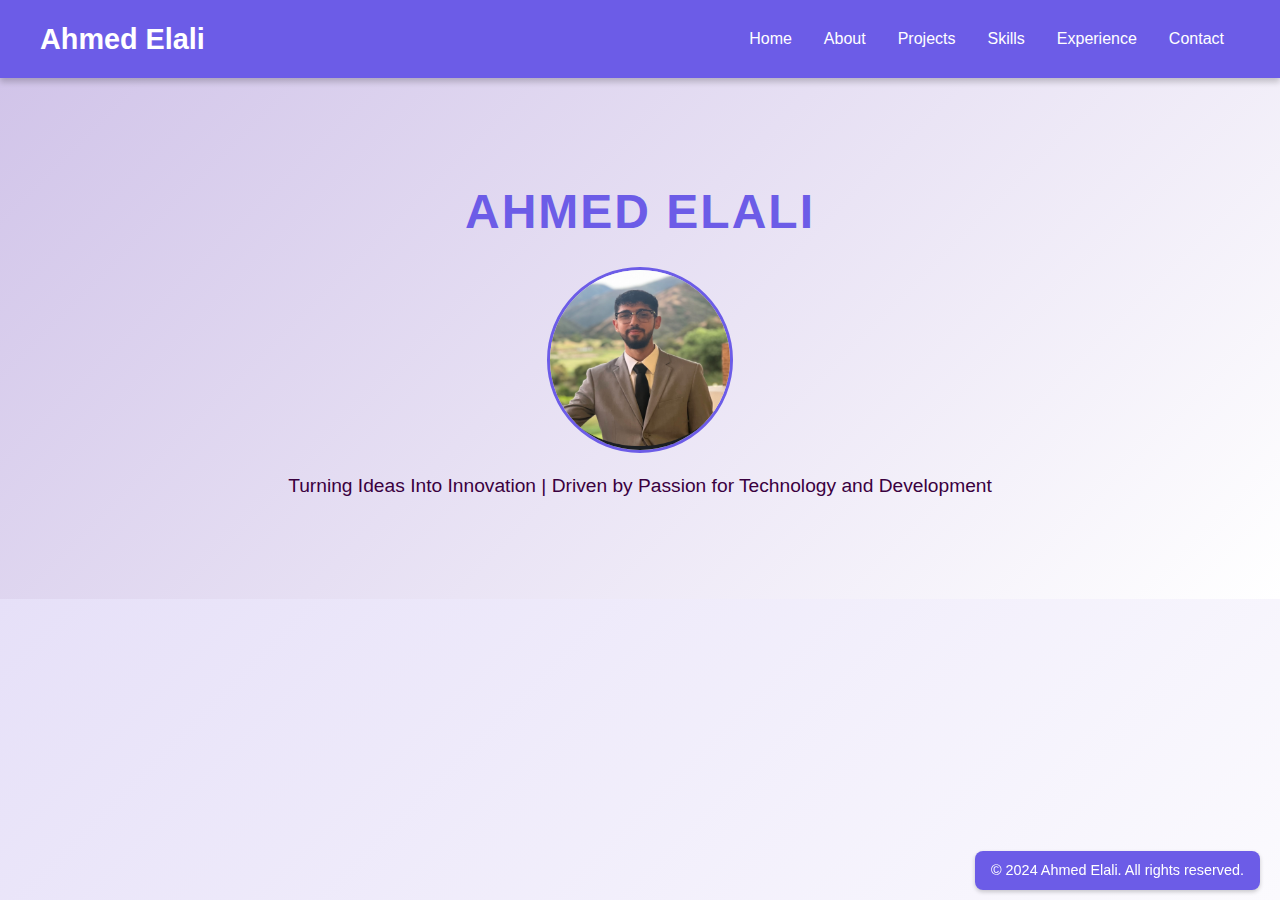
<file: index.html>
<!DOCTYPE html>
<html lang="en">
<head>
    <meta charset="UTF-8">
    <meta name="viewport" content="width=device-width, initial-scale=1.0">
    <title>Ahmed Elali Portfolio</title>
    <link rel="stylesheet" href="styles.css">
 
</head>
<body>
    <!-- Navigation Bar -->
    <nav>
        <div class="container">
            <h1>Ahmed Elali</h1>
            <ul>
                <li><a href="index.html">Home</a></li>
                <li><a href="about.html">About</a></li>
                <li><a href="projects.html">Projects</a></li>
                <li><a href="skills.html">Skills</a></li>
                <li><a href="experience.html">Experience</a></li>
                <li><a href="contact.html">Contact</a></li>
            </ul>
        </div>
    </nav>

    <!-- Home Section -->
    <section id="home">
        <div class="container">
            <div class="intro">
                <h2>Ahmed Elali</h2>
                <img src="pic.png" class="avatar">
                <p>Turning Ideas Into Innovation | Driven by Passion for Technology and Development</p>
            </div>
        </div>
    </section>

    <!-- Footer -->
    <footer>
        <p>&copy; 2024 Ahmed Elali. All rights reserved.</p>
    </footer>
</body>
</html>
</file>
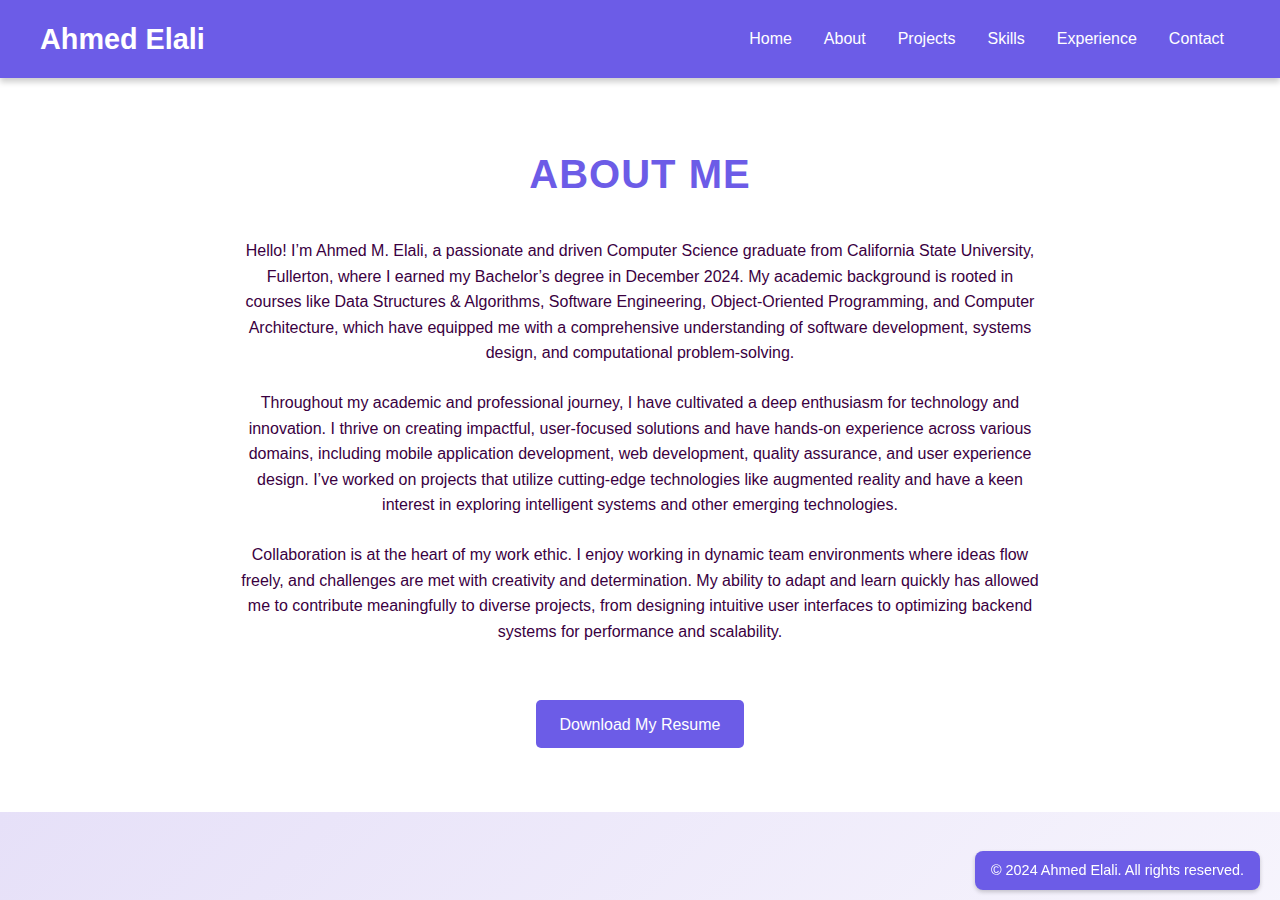
<file: about.html>
<!DOCTYPE html>
<html lang="en">
<head>
    <meta charset="UTF-8">
    <meta name="viewport" content="width=device-width, initial-scale=1.0">
    <title>About Ahmed Elali</title>
    <link rel="stylesheet" href="styles.css">
</head>
<body>
    <!-- Navigation Bar -->
    <nav>
        <div class="container">
            <h1>Ahmed Elali</h1>
            <ul>
                <li><a href="index.html">Home</a></li>
                <li><a href="about.html">About</a></li>
                <li><a href="projects.html">Projects</a></li>
                <li><a href="skills.html">Skills</a></li>
                <li><a href="experience.html">Experience</a></li>
                <li><a href="contact.html">Contact</a></li>
            </ul>
        </div>
    </nav>

    <!-- About Section -->
    <section id="about">
        <div class="container">
            <h2>About Me</h2>
            <div class="about-content">
                <p style="margin-bottom: 1.5rem;">
                    Hello! I’m Ahmed M. Elali, a passionate and driven Computer Science graduate from California State University, Fullerton, where I earned my Bachelor’s degree in December 2024. My academic background is rooted in courses like Data Structures & Algorithms, Software Engineering, Object-Oriented Programming, and Computer Architecture, which have equipped me with a comprehensive understanding of software development, systems design, and computational problem-solving.
                    <p style="margin-bottom: 1.5rem;"></p>
                    Throughout my academic and professional journey, I have cultivated a deep enthusiasm for technology and innovation. I thrive on creating impactful, user-focused solutions and have hands-on experience across various domains, including mobile application development, web development, quality assurance, and user experience design. I’ve worked on projects that utilize cutting-edge technologies like augmented reality and have a keen interest in exploring intelligent systems and other emerging technologies.
                    <p style="margin-bottom: 1.5rem;"></p>
                    Collaboration is at the heart of my work ethic. I enjoy working in dynamic team environments where ideas flow freely, and challenges are met with creativity and determination. My ability to adapt and learn quickly has allowed me to contribute meaningfully to diverse projects, from designing intuitive user interfaces to optimizing backend systems for performance and scalability.
                </p>
                <div style="text-align: center; margin-top: 2rem;">
                    <a href="Ahmed's Resume(SE7).pdf" download="Ahmed_Elali_Resume" class="btn">Download My Resume</a>
                </div>
            </div>
        </div>
    </section>

    <!-- Footer -->
    <footer>
        <p>&copy; 2024 Ahmed Elali. All rights reserved.</p>
    </footer>
</body>
</html>
</file>
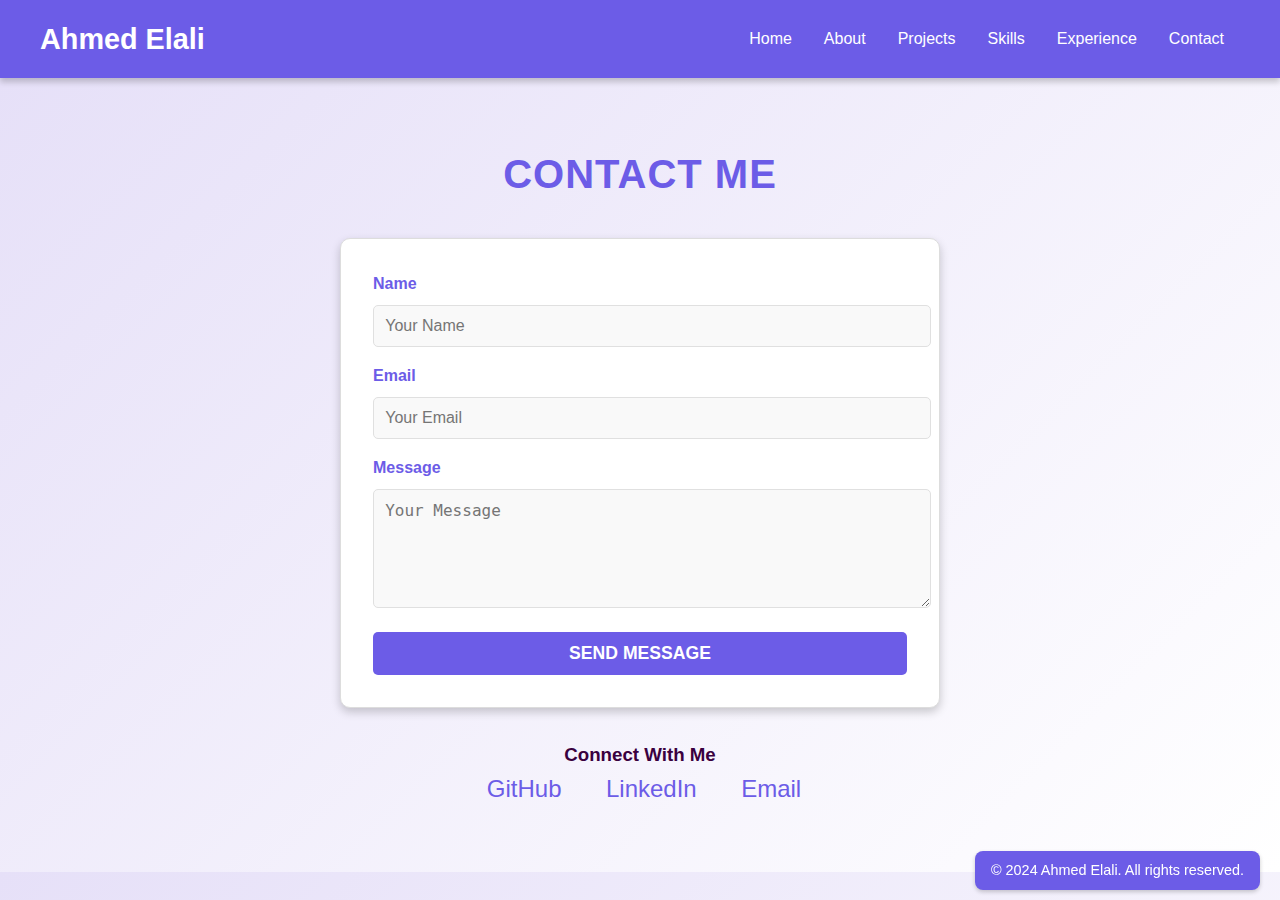
<file: contact.html>
<!DOCTYPE html>
<html lang="en">
<head>
    <meta charset="UTF-8">
    <meta name="viewport" content="width=device-width, initial-scale=1.0">
    <title>Contact - Ahmed Elali</title>
    <link rel="stylesheet" href="styles.css">
    <style>
        #contact {
            padding: 4rem 1rem;
            text-align: center;
        }

        #contact .container {
            max-width: 600px;
            margin: 0 auto;
            text-align: left;
        }

        form {
            background-color: #f9f9f9;
            padding: 2rem;
            border-radius: 8px;
            box-shadow: 0 4px 6px rgba(0, 0, 0, 0.1);
            border: 1px solid #ddd;
        }

        form label {
            display: block;
            margin-bottom: 0.5rem;
            font-weight: bold;
            color: #6c5ce7;
        }

        form input,
        form textarea {
            width: 100%;
            padding: 0.8rem;
            margin-bottom: 1.5rem;
            border: 1px solid #ddd;
            border-radius: 5px;
            font-size: 1rem;
        }

        form button {
            width: 100%;
            background-color: #6c5ce7;
            color: #fff;
            padding: 0.7rem;
            border: none;
            border-radius: 5px;
            cursor: pointer;
            font-size: 1.1rem;
            font-weight: bold;
            text-transform: uppercase;
        }

        form button:hover {
            background-color: #9575cd;
        }

        .social-links {
            margin-top: 2rem;
            text-align: center;
        }

        .social-links a {
            margin: 0 1rem;
            color: #6c5ce7;
            font-size: 1.5rem;
            text-decoration: none;
            transition: color 0.3s;
        }

        .social-links a:hover {
            color: #9575cd;
        }

        .social-links i {
            margin-right: 0.5rem;
        }

    </style>
</head>
<body>
    <!-- Navigation Bar -->
    <nav>
        <div class="container">
            <h1>Ahmed Elali</h1>
            <ul>
                <li><a href="index.html">Home</a></li>
                <li><a href="about.html">About</a></li>
                <li><a href="projects.html">Projects</a></li>
                <li><a href="skills.html">Skills</a></li>
                <li><a href="experience.html">Experience</a></li>
                <li><a href="contact.html">Contact</a></li>
            </ul>
        </div>
    </nav>

    <!-- Contact Section -->
    <section id="contact">
        <div class="container">
            <h2>Contact Me</h2>

            <form action="https://formspree.io/f/movqzzqq" method="POST">
                <label for="name">Name</label>
                <input type="text" id="name" name="name" placeholder="Your Name" required>

                <label for="email">Email</label>
                <input type="email" id="email" name="email" placeholder="Your Email" required>

                <label for="message">Message</label>
                <textarea id="message" name="message" rows="5" placeholder="Your Message" required></textarea>

                <button type="submit">Send Message</button>
            </form>

            <div class="social-links">
                <h3>Connect With Me</h3>
                <a href="https://github.com/ahmed6724" target="_blank"><i class="fab fa-github"></i>GitHub</a>
                <a href="https://www.linkedin.com/in/ahmed-elali-613743238/" target="_blank"><i class="fab fa-linkedin"></i>LinkedIn</a>
                <a href="mailto:Elaliahmed0@gmail.com"><i class="fas fa-envelope"></i>Email</a>
            </div>
        </div>
    </section>

    <!-- Footer -->
    <footer>
        <p>&copy; 2024 Ahmed Elali. All rights reserved.</p>
    </footer>
</body>
</html>
</file>
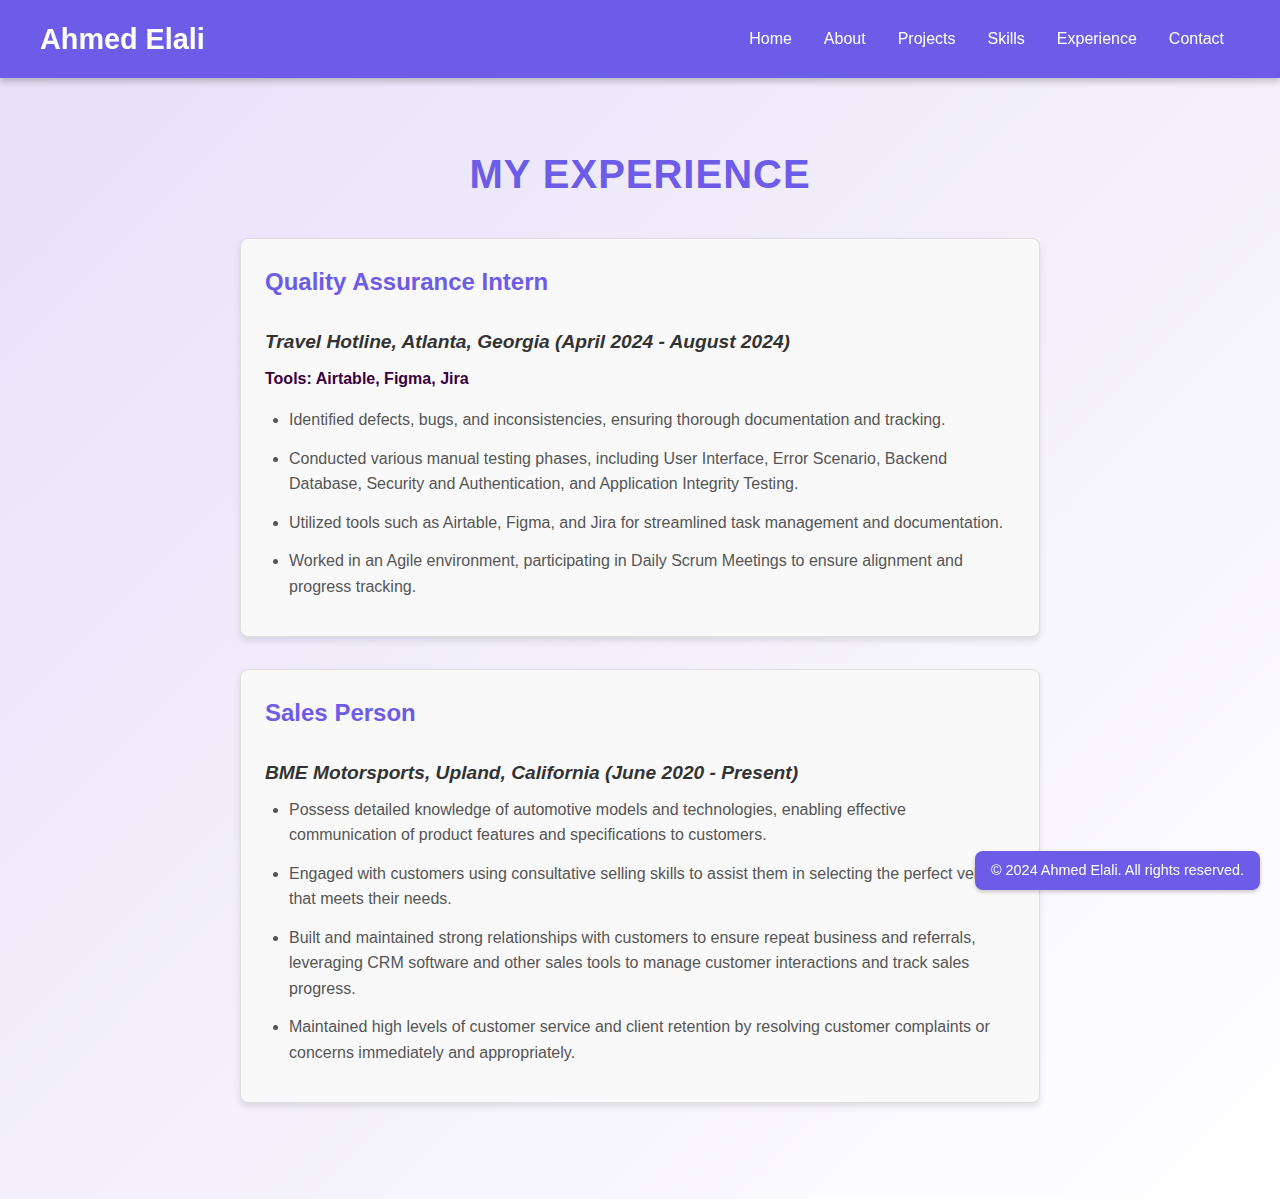
<file: experience.html>
<!DOCTYPE html>
<html lang="en">
<head>
    <meta charset="UTF-8">
    <meta name="viewport" content="width=device-width, initial-scale=1.0">
    <title>Experience - Ahmed Elali</title>
    <link rel="stylesheet" href="styles.css">
</head>
<body>
    <!-- Navigation Bar -->
    <nav>
        <div class="container">
            <h1>Ahmed Elali</h1>
            <ul>
                <li><a href="index.html">Home</a></li>
                <li><a href="about.html">About</a></li>
                <li><a href="projects.html">Projects</a></li>
                <li><a href="skills.html">Skills</a></li>
                <li><a href="experience.html">Experience</a></li>
                <li><a href="contact.html">Contact</a></li>
            </ul>
        </div>
    </nav>

    <!-- Experience Section -->
    <section id="experience">
        <div class="container">
            <h2>My Experience</h2>

            <!-- Job 1 -->
            <div class="job">
                <h3>Quality Assurance Intern</h3>
                <h4>Travel Hotline, Atlanta, Georgia (April 2024 - August 2024)</h4>
                <p>Tools: Airtable, Figma, Jira</p>
                <ul>
                    <li>Identified defects, bugs, and inconsistencies, ensuring thorough documentation and tracking.</li>
                    <li>Conducted various manual testing phases, including User Interface, Error Scenario, Backend Database, Security and Authentication, and Application Integrity Testing.</li>
                    <li>Utilized tools such as Airtable, Figma, and Jira for streamlined task management and documentation.</li>
                    <li>Worked in an Agile environment, participating in Daily Scrum Meetings to ensure alignment and progress tracking.</li>
                </ul>
            </div>

            <!-- Job 2 -->
            <div class="job">
                <h3>Sales Person</h3>
                <h4>BME Motorsports, Upland, California (June 2020 - Present)</h4>
                <ul>
                    <li>Possess detailed knowledge of automotive models and technologies, enabling effective communication of product features and specifications to customers.</li>
                    <li>Engaged with customers using consultative selling skills to assist them in selecting the perfect vehicle that meets their needs.</li>
                    <li>Built and maintained strong relationships with customers to ensure repeat business and referrals, leveraging CRM software and other sales tools to manage customer interactions and track sales progress.</li>
                    <li>Maintained high levels of customer service and client retention by resolving customer complaints or concerns immediately and appropriately.</li>
                </ul>
            </div>
        </div>
    </section>

    <!-- Footer -->
    <footer>
        <p>&copy; 2024 Ahmed Elali. All rights reserved.</p>
    </footer>
</body>
</html>
</file>
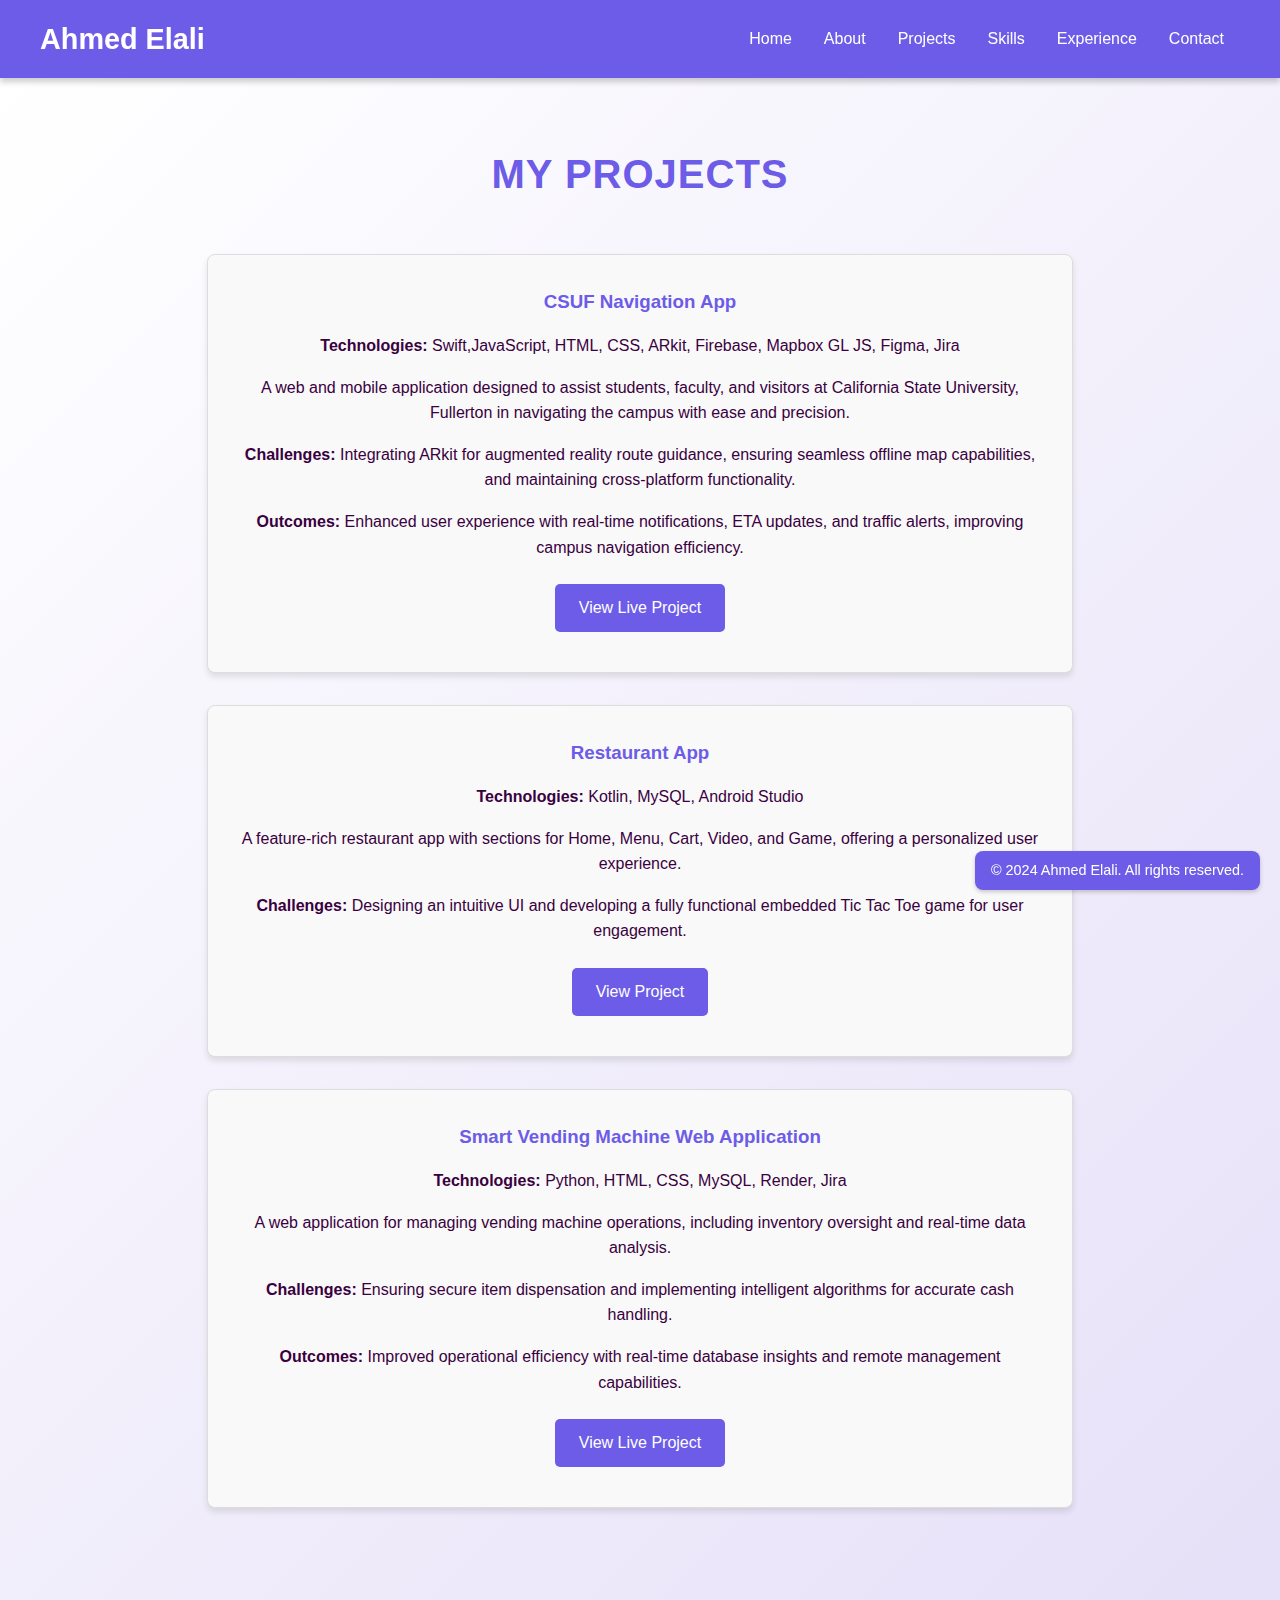
<file: projects.html>
<!DOCTYPE html>
<html lang="en">
<head>
    <meta charset="UTF-8">
    <meta name="viewport" content="width=device-width, initial-scale=1.0">
    <title>Projects - Ahmed Elali</title>
    <link rel="stylesheet" href="styles.css">
    <style>
        .project {
            margin: 2rem auto;
            padding: 2rem;
            border: 1px solid #ddd;
            border-radius: 8px;
            text-align: center;
            background-color: #f9f9f9;
            max-width: 800px;
            box-shadow: 0 4px 6px rgba(0, 0, 0, 0.1);
        }

        .project h3 {
            margin-bottom: 1rem;
            color: #6c5ce7;
        }

        .project p {
            margin-bottom: 1rem;
            line-height: 1.6;
        }

        .btn {
            display: inline-block;
            margin: 0.5rem;
            padding: 0.7rem 1.5rem;
            background-color: #6c5ce7;
            color: #fff;
            text-decoration: none;
            border-radius: 5px;
            transition: background-color 0.3s;
        }

        .btn:hover {
            background-color: #9575cd;
        }

        #projects h2 {
            text-align: center;
            margin-bottom: 3rem;
            font-size: 2.5rem;
            color: #6c5ce7;
        }
    </style>
</head>
<body>
    <!-- Navigation Bar -->
    <nav>
        <div class="container">
            <h1>Ahmed Elali</h1>
            <ul>
                <li><a href="index.html">Home</a></li>
                <li><a href="about.html">About</a></li>
                <li><a href="projects.html">Projects</a></li>
                <li><a href="skills.html">Skills</a></li>
                <li><a href="experience.html">Experience</a></li>
                <li><a href="contact.html">Contact</a></li>
            </ul>
        </div>
    </nav>

    <!-- Projects Section -->
    <section id="projects">
        <div class="container">
            <h2>My Projects</h2>

            <!-- Project 1 -->
            <div class="project">
                <h3>CSUF Navigation App</h3>
                <p><strong>Technologies:</strong> Swift,JavaScript, HTML, CSS, ARkit, Firebase, Mapbox GL JS, Figma, Jira</p>
                <p>
                    A web and mobile application designed to assist students, faculty, and visitors at California State University, Fullerton in navigating the campus with ease and precision.
                </p>
                <p><strong>Challenges:</strong> Integrating ARkit for augmented reality route guidance, ensuring seamless offline map capabilities, and maintaining cross-platform functionality.</p>
                <p><strong>Outcomes:</strong> Enhanced user experience with real-time notifications, ETA updates, and traffic alerts, improving campus navigation efficiency.</p>
                <a href="https://titanroutes.com" class="btn">View Live Project</a>
            </div>

            <!-- Project 2 -->
            <div class="project">
                <h3>Restaurant App</h3>
                <p><strong>Technologies:</strong> Kotlin, MySQL, Android Studio</p>
                <p>
                    A feature-rich restaurant app with sections for Home, Menu, Cart, Video, and Game, offering a personalized user experience.
                </p>
                <p><strong>Challenges:</strong> Designing an intuitive UI and developing a fully functional embedded Tic Tac Toe game for user engagement.</p>
                </p>
                <a href="restaurant-app-screenshots.html" class="btn">View Project</a>
            </div>

            <!-- Project 3 -->
            <div class="project">
                <h3>Smart Vending Machine Web Application</h3>
                <p><strong>Technologies:</strong> Python, HTML, CSS, MySQL, Render, Jira</p>
                <p>
                    A web application for managing vending machine operations, including inventory oversight and real-time data analysis.
                </p>
                <p><strong>Challenges:</strong> Ensuring secure item dispensation and implementing intelligent algorithms for accurate cash handling.</p>
                <p><strong>Outcomes:</strong> Improved operational efficiency with real-time database insights and remote management capabilities.</p>
                <a href="https://g4-vendingmachine-demo-wfyl.onrender.com" class="btn">View Live Project</a>
            </div>
        </div>
    </section>

    <!-- Footer -->
    <footer>
        <p>&copy; 2024 Ahmed Elali. All rights reserved.</p>
    </footer>
</body>
</html>
</file>
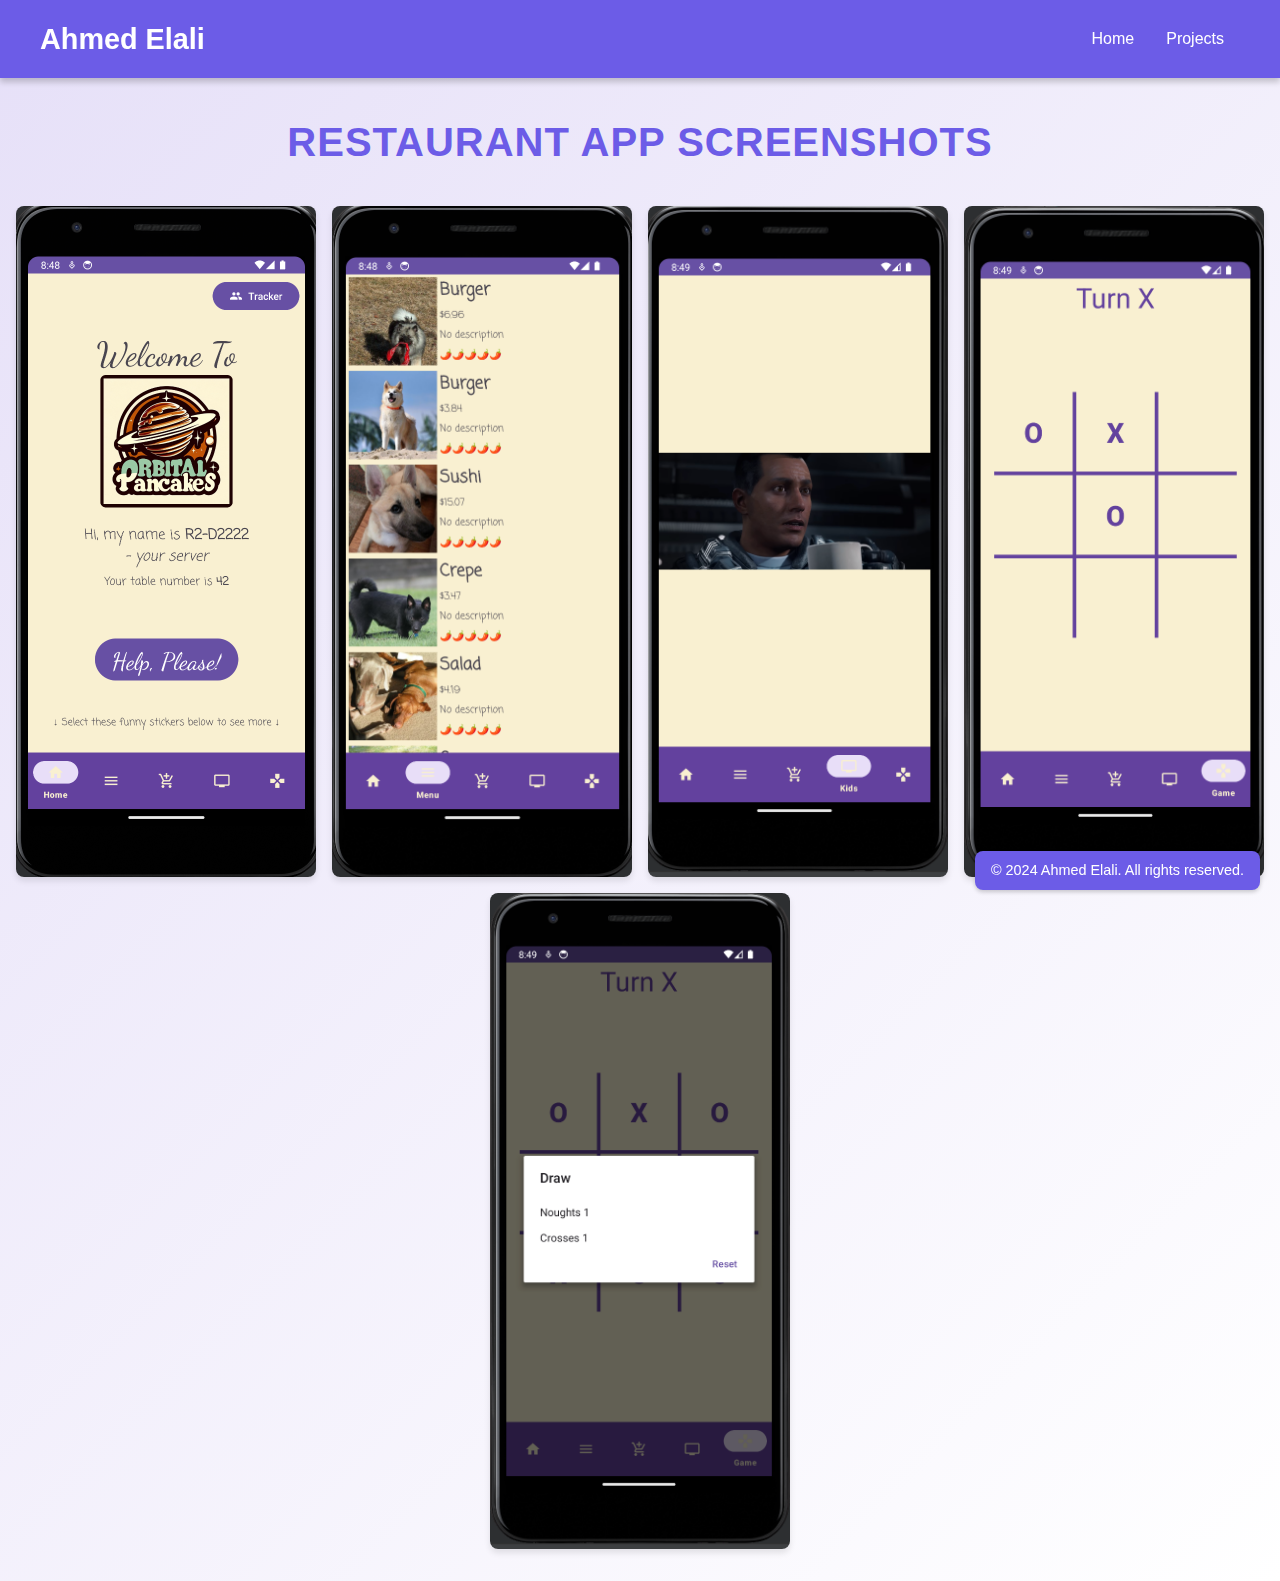
<file: restaurant-app-screenshots.html>
<!DOCTYPE html>
<html lang="en">
<head>
    <meta charset="UTF-8">
    <meta name="viewport" content="width=device-width, initial-scale=1.0">
    <title>Restaurant App Screenshots</title>
    <link rel="stylesheet" href="styles.css">
    <style>
        .screenshot-gallery {
            display: flex;
            flex-wrap: wrap;
            justify-content: center;
            gap: 1rem;
            margin-top: 2rem;
        }

        .screenshot-gallery img {
            width: 300px;
            border-radius: 8px;
            box-shadow: 0 4px 6px rgba(0, 0, 0, 0.1);
            transition: transform 0.3s, box-shadow 0.3s;
        }

        .screenshot-gallery img:hover {
            transform: scale(1.05);
            box-shadow: 0 6px 12px rgba(0, 0, 0, 0.2);
        }

        .container {
            text-align: center;
            margin: 2rem auto;
        }
    </style>
</head>
<body>
    <nav>
        <div class="container">
            <h1>Ahmed Elali</h1>
            <ul>
                <li><a href="index.html">Home</a></li>
                <li><a href="projects.html">Projects</a></li>
            </ul>
        </div>
    </nav>
    <section id="screenshots">
        <div class="container">
            <h2>Restaurant App Screenshots</h2>
            <div class="screenshot-gallery">
                <img src="screenshots/restaurant1.png" alt="Restaurant App Screenshot 1">
                <img src="screenshots/restaurant2.png" alt="Restaurant App Screenshot 2">
                <img src="screenshots/restaurant3.png" alt="Restaurant App Screenshot 3">
                <img src="screenshots/restaurant4.png" alt="Restaurant App Screenshot 4">
                <img src="screenshots/restaurant5.png" alt="Restaurant App Screenshot 5">
            </div>
        </div>
    </section>
    <footer>
        <p>&copy; 2024 Ahmed Elali. All rights reserved.</p>
    </footer>
</body>
</html>
</file>
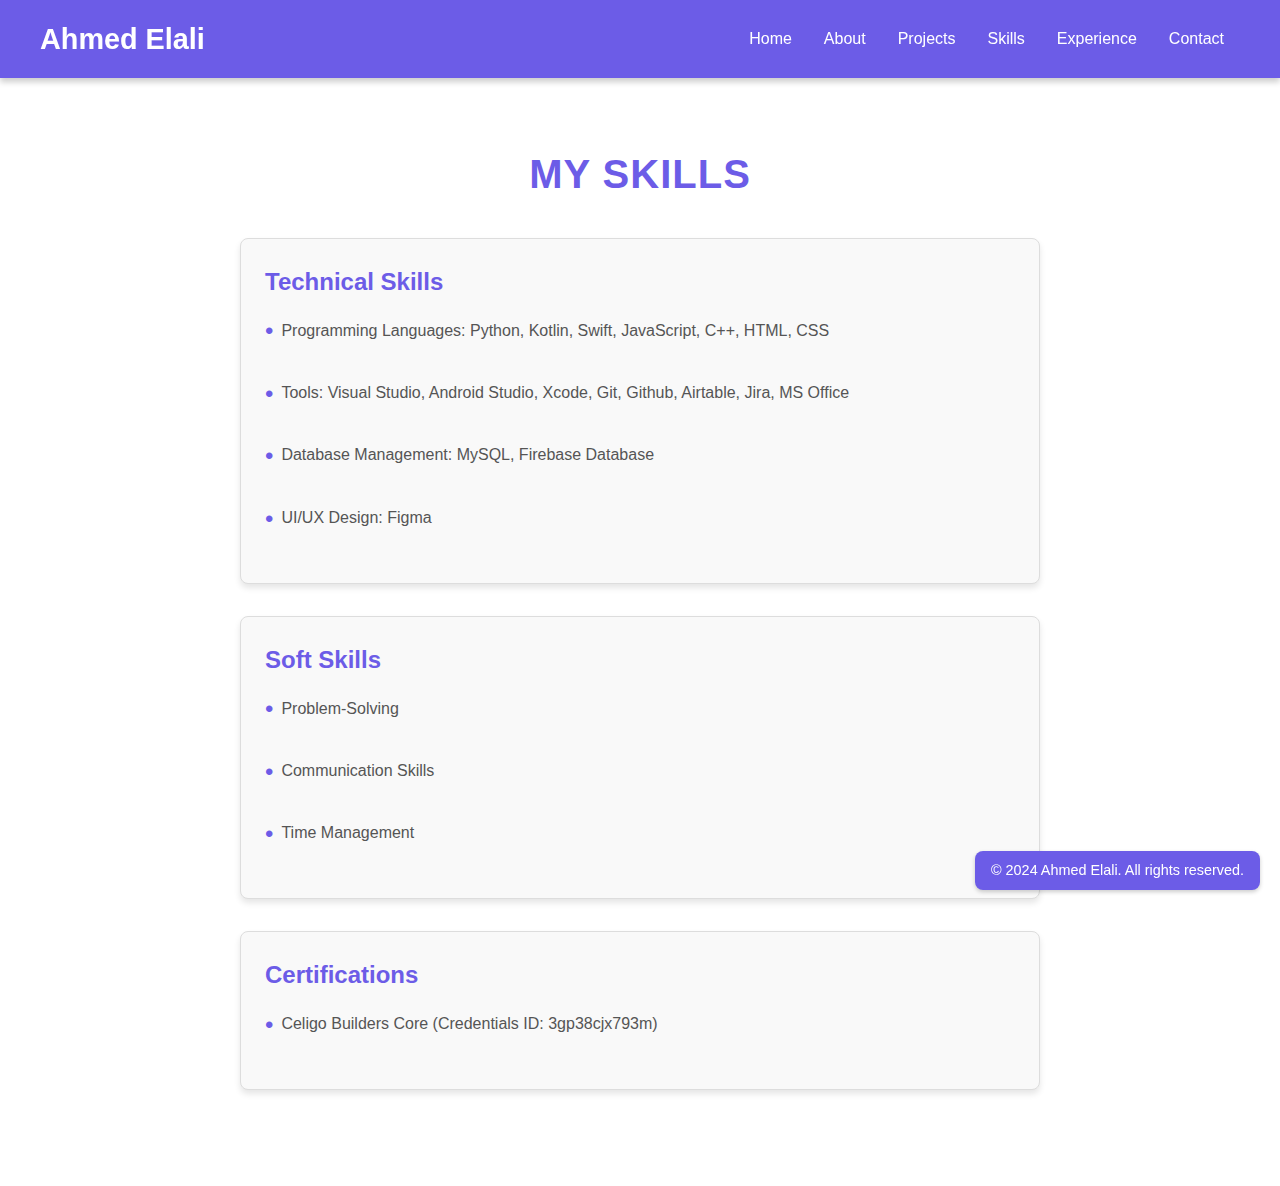
<file: skills.html>
<!DOCTYPE html>
<html lang="en">
<head>
    <meta charset="UTF-8">
    <meta name="viewport" content="width=device-width, initial-scale=1.0">
    <title>Skills - Ahmed Elali</title>
    <link rel="stylesheet" href="styles.css">
    <style>
        #skills {
            padding: 4rem 1rem;
            text-align: center;
        }

        #skills .container {
            max-width: 800px;
            margin: 0 auto;
        }

        .skill-category {
            margin-bottom: 2rem;
            padding: 1.5rem;
            border: 1px solid #ddd;
            border-radius: 8px;
            background-color: #f9f9f9;
            box-shadow: 0 4px 6px rgba(0, 0, 0, 0.1);
            text-align: left;
        }

        .skill-category h3 {
            font-size: 1.5rem;
            color: #6c5ce7;
            margin-bottom: 0.5rem;
        }

        .skill-category ul {
            list-style: none;
            padding-left: 1.5rem;
        }

        .skill-category ul li {
            margin-bottom: 0.8rem;
            font-size: 1rem;
            color: #555;
        }
    </style>
</head>
<body>
    <!-- Navigation Bar -->
    <nav>
        <div class="container">
            <h1>Ahmed Elali</h1>
            <ul>
                <li><a href="index.html">Home</a></li>
                <li><a href="about.html">About</a></li>
                <li><a href="projects.html">Projects</a></li>
                <li><a href="skills.html">Skills</a></li>
                <li><a href="experience.html">Experience</a></li>
                <li><a href="contact.html">Contact</a></li>
            </ul>
        </div>
    </nav>

    <!-- Skills Section -->
    <section id="skills">
        <div class="container">
            <h2>My Skills</h2>

            <div class="skill-category">
                <h3>Technical Skills</h3>
                <ul>
                    <li>Programming Languages: Python, Kotlin, Swift, JavaScript, C++, HTML, CSS</li>
                    <li>Tools: Visual Studio, Android Studio, Xcode, Git, Github, Airtable, Jira, MS Office</li>
                    <li>Database Management: MySQL, Firebase Database</li>
                    <li>UI/UX Design: Figma</li>
                </ul>
            </div>

            <div class="skill-category">
                <h3>Soft Skills</h3>
                <ul>
                    <li>Problem-Solving</li>
                    <li>Communication Skills</li>
                    <li>Time Management</li>
                </ul>
            </div>

            <div class="skill-category">
                <h3>Certifications</h3>
                <ul>
                    <li>Celigo Builders Core (Credentials ID: 3gp38cjx793m)</li>
                </ul>
            </div>
        </div>
    </section>

    <!-- Footer -->
    <footer>
        <p>&copy; 2024 Ahmed Elali. All rights reserved.</p>
    </footer>
</body>
</html>
</file>
<file: styles.css>
/* General Reset */
body, h1, h2, h3, p, ul, li, a {
  margin: 0;
  padding: 0;
  box-sizing: border-box;
}

body {
  font-family: 'Roboto', sans-serif;
  line-height: 1.6;
  color: #3a003f;
  background: linear-gradient(135deg, #e6e0f8, #ffffff);
  margin: 0;
  overflow-x: hidden;
}

/* Navigation Bar */
nav {
  background-color: #6c5ce7;
  color: #fff;
  padding: 1rem 0;
  position: sticky;
  top: 0;
  z-index: 1000;
  box-shadow: 0px 4px 6px rgba(0, 0, 0, 0.2);
}

nav .container {
  display: flex;
  justify-content: space-between;
  align-items: center;
  max-width: 1200px;
  margin: 0 auto;
  padding: 0 1rem;
}

nav h1 {
  font-size: 1.8rem;
  font-weight: bold;
}

nav ul {
  display: flex;
  list-style: none;
}

nav ul li {
  margin: 0 1rem;
}

nav ul li a {
  color: #fff;
  text-decoration: none;
  font-size: 1rem;
  transition: color 0.3s, transform 0.3s;
}

nav ul li a:hover {
  color: #ffd700;
  transform: scale(1.1);
}

/* Home Section */
#home {
  background: linear-gradient(135deg, #d1c4e9, #ffffff);
  color: #3a003f;
  text-align: center;
  padding: 6rem 0;
}

#home .intro {
  max-width: 800px;
  margin: 0 auto;
  animation: fadeIn 1.5s ease-in-out;
}

@keyframes fadeIn {
  0% {
      opacity: 0;
  }
  100% {
      opacity: 1;
  }
}

#home .intro h2 {
  font-size: 3rem;
  margin-bottom: 1rem;
  text-transform: uppercase;
  letter-spacing: 2px;
}

#home .intro img {
  width: 180px;
  height: 180px;
  border-radius: 50%;
  margin: 1rem auto;
  display: block;
  border: 3px solid #6c5ce7;
}

#home p {
  font-size: 1.2rem;
  line-height: 1.8;
}

/* Section Headings */
section h2 {
  font-size: 2.5rem;
  text-align: center;
  margin-bottom: 2rem;
  color: #6c5ce7;
  text-transform: uppercase;
  letter-spacing: 1px;
}

/* About Section */
#about {
  background-color: #ffffff;
  padding: 4rem 1rem;
  color: #3a003f;
}

#about .container {
  max-width: 800px;
  margin: 0 auto;
  text-align: center;
}

#about .btn {
  display: inline-block;
  padding: 0.7rem 1.5rem;
  background-color: #6c5ce7;
  color: #fff;
  text-decoration: none;
  border-radius: 5px;
  margin-top: 1.5rem;
  transition: background-color 0.3s, transform 0.3s;
}

#about .btn:hover {
  background-color: #b39ddb;
  transform: scale(1.1);
}

/* Projects Section */
#projects {
  background: linear-gradient(135deg, #ffffff, #e6e0f8);
  padding: 4rem 1rem;
}

.project-item {
  background-color: #ffffff;
  border: 1px solid #e0e0e0;
  border-radius: 10px;
  margin-bottom: 2rem;
  padding: 1.5rem;
  color: #3a003f;
  transition: transform 0.3s, box-shadow 0.3s;
}

.project-item:hover {
  transform: translateY(-10px);
  box-shadow: 0 6px 15px rgba(0, 0, 0, 0.2);
}

.project-item h3 {
  font-size: 1.5rem;
  margin-bottom: 1rem;
}

/* Skills Section */
#skills {
  background-color: #ffffff;
  padding: 4rem 1rem;
  color: #3a003f;
}

#skills ul {
  list-style: none;
  max-width: 800px;
  margin: 0 auto;
  padding: 0;
  text-align: left;
  font-size: 1.2rem;
  line-height: 1.8;
}

#skills ul li {
  margin-bottom: 1.2rem;
  display: flex;
  align-items: center;
}

#skills ul li::before {
  content: "\2022";
  color: #6c5ce7;
  font-size: 1.5rem;
  margin-right: 0.5rem;
}

/* Contact Section */
#contact {
  background: linear-gradient(135deg, #e6e0f8, #ffffff);
  padding: 4rem 1rem;
  text-align: center;
  color: #3a003f;
}

#contact form {
  max-width: 600px;
  margin: 0 auto;
  background-color: #ffffff;
  padding: 2rem;
  border-radius: 10px;
  box-shadow: 0 4px 10px rgba(0, 0, 0, 0.2);
}

#contact form label {
  display: block;
  margin-bottom: 0.5rem;
  font-weight: bold;
  color: #6c5ce7;
}

#contact form input,
#contact form textarea {
  width: 100%;
  padding: 0.7rem;
  margin-bottom: 1rem;
  border: 1px solid #e0e0e0;
  border-radius: 5px;
  background-color: #f9f9f9;
  color: #3a003f;
}

#contact form button {
  display: inline-block;
  padding: 0.7rem 1.5rem;
  background-color: #6c5ce7;
  color: #fff;
  border: none;
  border-radius: 5px;
  cursor: pointer;
  transition: background-color 0.3s, transform 0.3s;
}

#contact form button:hover {
  background-color: #b39ddb;
  transform: scale(1.1);
}

/* Social Links */
.social-links a {
  color: #6c5ce7;
  margin: 0 0.5rem;
  font-size: 1.8rem;
  transition: color 0.3s, transform 0.3s;
}

.social-links a:hover {
  color: #9575cd;
  transform: scale(1.2);
}

/* Footer */
footer {
  background-color: #6c5ce7;
  color: #fff;
  font-size: 0.9rem;
  position: fixed;
  bottom: 10px;
  right: 20px;
  padding: 0.5rem 1rem;
  border-radius: 8px;
  box-shadow: 0 2px 4px rgba(0, 0, 0, 0.2);
}

#experience {
  padding: 4rem 1rem;
  text-align: center;
}

#experience .container {
  max-width: 800px;
  margin: 0 auto;
}

.job {
  margin-bottom: 2rem;
  padding: 1.5rem;
  border: 1px solid #ddd;
  border-radius: 8px;
  background-color: #f9f9f9;
  box-shadow: 0 4px 6px rgba(0, 0, 0, 0.1);
  text-align: left;
}

.job h3 {
  color: #6c5ce7;
  margin-bottom: 0.5rem;
  font-size: 1.5rem;
}

.job h4 {
  color: #333;
  font-size: 1.2rem;
  margin-bottom: 0.5rem;
  font-style: italic;
}

.job p {
  line-height: 1.6;
  margin-bottom: 1rem;
  font-weight: bold;
}

.job ul {
  padding-left: 1.5rem;
  margin: 0;
}

.job ul li {
  margin-bottom: 0.8rem;
  font-size: 1rem;
  color: #555;
}

/* Mobile Styles */
@media (max-width: 768px) {
  nav .container {
      flex-direction: column; /* Ensures the name and buttons stack */
      align-items: flex-start; /* Aligns content to the left */
      padding-left: 1rem;
  }

  nav h1 {
      margin-bottom: 0.8rem; /* Adds spacing below the name */
  }

  nav ul {
      flex-direction: row; /* Ensures buttons are in a row */
      flex-wrap: wrap; /* Allows wrapping if buttons don't fit */
      gap: 0.8rem; /* Adds spacing between buttons */
      justify-content: flex-start; /* Aligns buttons to the left */
  }

  nav ul li a {
      font-size: 1rem;
      padding: 0.5rem 1rem;
      border-radius: 30px;
      text-align: center; /* Centers text inside buttons */
      box-shadow: 0 4px 6px rgba(0, 0, 0, 0.2);
  }
}

@media (max-width: 480px) {
  nav .container {
      flex-direction: column; /* Ensures stacking for smaller screens */
      align-items: flex-start;
      padding-left: 1rem;
  }

  nav h1 {
      margin-bottom: 0.6rem; /* Adjusts spacing for smaller screens */
      font-size: 1.2rem;
  }

  nav ul {
      flex-direction: row; /* Keeps buttons in a row */
      flex-wrap: wrap; /* Allows wrapping */
      gap: 0.6rem; /* Adjusts spacing between buttons */
      justify-content: flex-start; /* Aligns buttons to the left */
  }

  nav ul li a {
      font-size: 0.9rem; /* Reduces font size for smaller screens */
      padding: 0.4rem 0.8rem; /* Adjusts padding for smaller buttons */
  }
}
</file>
